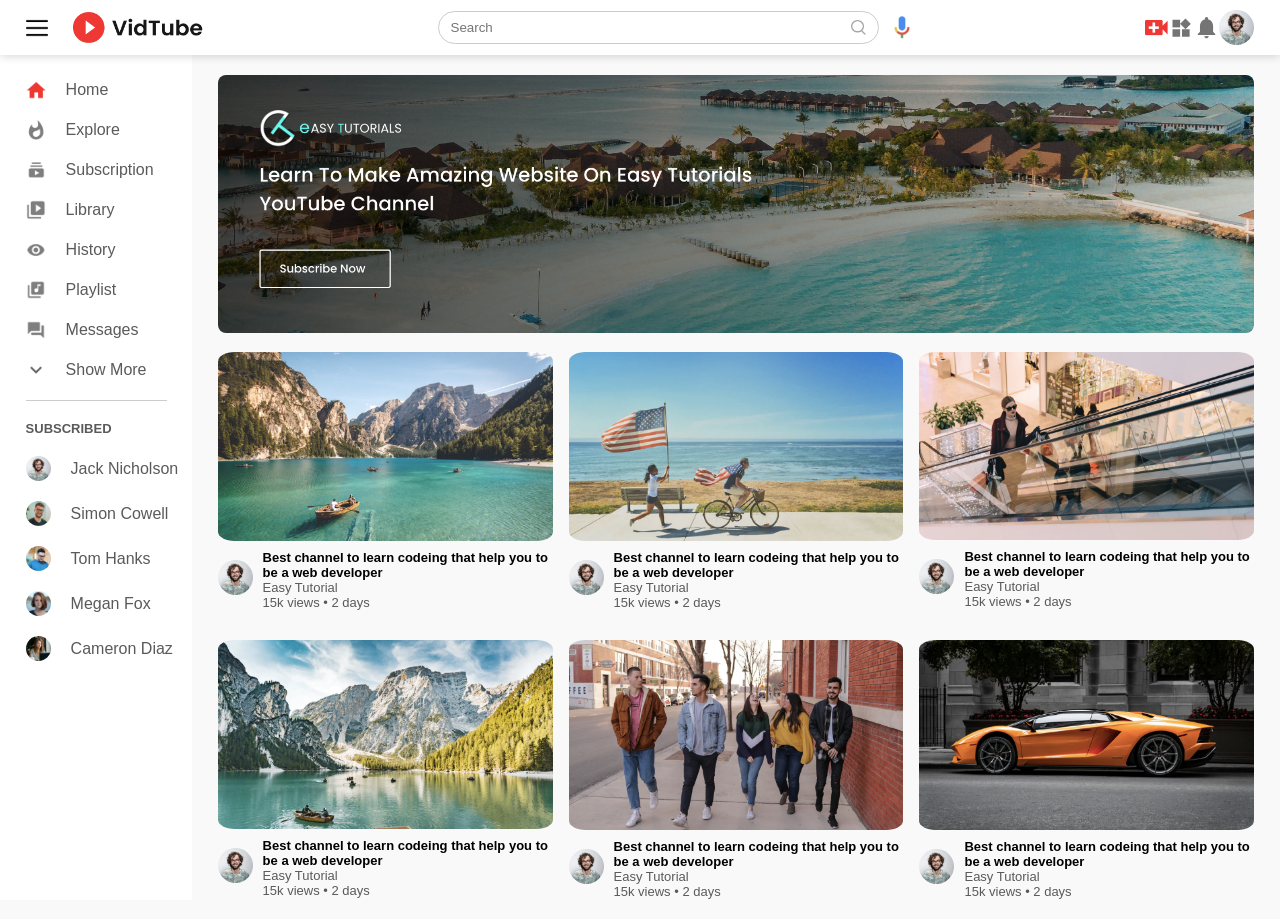
<file: index.html>
<!DOCTYPE html>
<html lang="en">
<head>

    <meta charset="UTF-8">
    <meta name="viewport" content="width=device-width, initial-scale=1.0">
    <title>YouTube</title>
    <link rel="icon" href="images/logo2.png" type="image/png">
    <link rel="stylesheet" href="style.css">
    
</head>
<body>  
   <nav class="flex-div">
    <div class="nav-left flex-div">
      <img src="images/menu.png" alt="Menu" class="menu-icon">
      <img src="images/logo.png" alt="Logo" class="logo">
    </div>
    <div class="nav-middle flex-div">
      <div class="search-box flex-div">
        <input type="text" placeholder="Search">
        <img src="images/search.png" alt="">  
      </div>
      <img src="images/voice-search.png" alt="Voice Search" class="mic-icon">
    </div>
    <div class="nav-right flex-div">
      <img src="images/upload.png" alt="Upload">
      <img src="images/more.png" alt="More">
      <img src="images/notification.png" alt="Notification">
      <img src="images/Jack.png" alt="Profile" class="user-icon">
    </div>
   </nav>

  <!------------------- sidebar  ------------------->

   <div class="sidebar">
    <div class="shortcut-links">
      <a href="index.html">
        <img src="images/home.png" alt="Home">
        <p>Home</p>
      </a>
      <a href="">
        <img src="images/explore.png" alt="Explore">
        <p>Explore</p>
      </a>

      <a href="">
        <img src="images/subscriprion.png" alt="Subscription">
        <p>Subscription</p>
      </a>

      <a href="">
        <img src="images/library.png" alt="Library">
        <p>Library</p>
      </a>

      <a href="">
        <img src="images/history.png" alt="History">
        <p>History</p>
      </a>

      <a href="">
        <img src="images/playlist.png" alt="Playlist">
        <p>Playlist</p>
      </a>

      <a href="">
        <img src="images/messages.png" alt="Messages">
        <p>Messages</p>
      </a>

      <a href="">
        <img src="images/show-more.png" alt="Show More">
        <p>Show More</p>
      </a>
      <hr>
    </div>
    <div class="subscribed-list">
      <h3>SUBSCRIBED</h3>
       <a href="">
        <img src="images/Jack.png" alt="">
        <p>Jack Nicholson</p>
      </a>
       <a href="">
        <img src="images/simon.png" alt="">
        <p>Simon Cowell</p>
      </a>
       <a href="">
        <img src="images/tom.png" alt="">
        <p>Tom Hanks</p>
      </a>
       <a href="">
        <img src="images/megan.png" alt="">
        <p>Megan Fox</p>
      </a>
       <a href="">
        <img src="images/cameron.png" alt="">
        <p>Cameron Diaz</p>
      </a>
    </div>
   </div>


   <!---------------------- main  -------------------->
<div class="container">
  <div class="banner">
    <img src="images/banner.png" alt="">
  </div>

  <div class="list-container">
    
    <div class="vid-list">
      <a href="play-vedio.html "><img src="images/thumbnail1.png" alt="" class="thumbnail">
      <div class="flex-div"></a>
        <img src="images/Jack.png" alt="">
        <div class="vid-info">
          <a href="play-vedio.html">Best channel to learn codeing that help you to be a web developer</a>
          <p>Easy Tutorial</p>  
          <p>15k views &bull; 2 days</p>
        </div>
      </div>
    </div>


    <div class="vid-list">
      <a href="play-vedio.html"><img src="images/thumbnail2.png" alt="" class="thumbnail">
      <div class="flex-div"></a>
        <img src="images/Jack.png" alt="">
        <div class="vid-info">
          <a href="play-vedio.html">Best channel to learn codeing that help you to be a web developer</a>
          <p>Easy Tutorial</p>
          <p>15k views &bull; 2 days</p>
        </div>
      </div>
    </div>

    <div class="vid-list">
      <a href=""><img src="images/thumbnail3.png" alt="" class="thumbnail">
      <div class="flex-div"></a>
        <img src="images/Jack.png" alt="">
        <div class="vid-info">
          <a href="play-vedio.html">Best channel to learn codeing that help you to be a web developer</a>
          <p>Easy Tutorial</p>
         <p>15k views &bull; 2 days</p>
        </div>
      </div>
    </div>

    <div class="vid-list">
      <a href=""><img src="images/thumbnail4.png" alt="" class="thumbnail">
      <div class="flex-div"></a>
        <img src="images/Jack.png" alt="">
        <div class="vid-info">
          <a href="play-vedio.html">Best channel to learn codeing that help you to be a web developer</a>
          <p>Easy Tutorial</p>
           <p>15k views &bull; 2 days</p>
        </div>
      </div>
    </div>

    <div class="vid-list">
      <a href=""><img src="images/thumbnail5.png" alt="" class="thumbnail">
      <div class="flex-div"></a>
        <img src="images/Jack.png" alt="">
        <div class="vid-info">
          <a href="play-vedio.html">Best channel to learn codeing that help you to be a web developer</a>
          <p>Easy Tutorial</p>
           <p>15k views &bull; 2 days</p>
        </div>
      </div>
    </div>


    <div class="vid-list">
      <a href="play-vedio.html"><img src="images/thumbnail6.png" alt="" class="thumbnail">
      <div class="flex-div"></a>
        <img src="images/Jack.png" alt="">
        <div class="vid-info">
          <a href="play-vedio.html">Best channel to learn codeing that help you to be a web developer</a>
          <p>Easy Tutorial</p>
          <p>15k views &bull; 2 days</p>
        </div>
      </div>
    </div>
  </div>


  

<script src="script.js"></script>
</body>
</html>
</file>
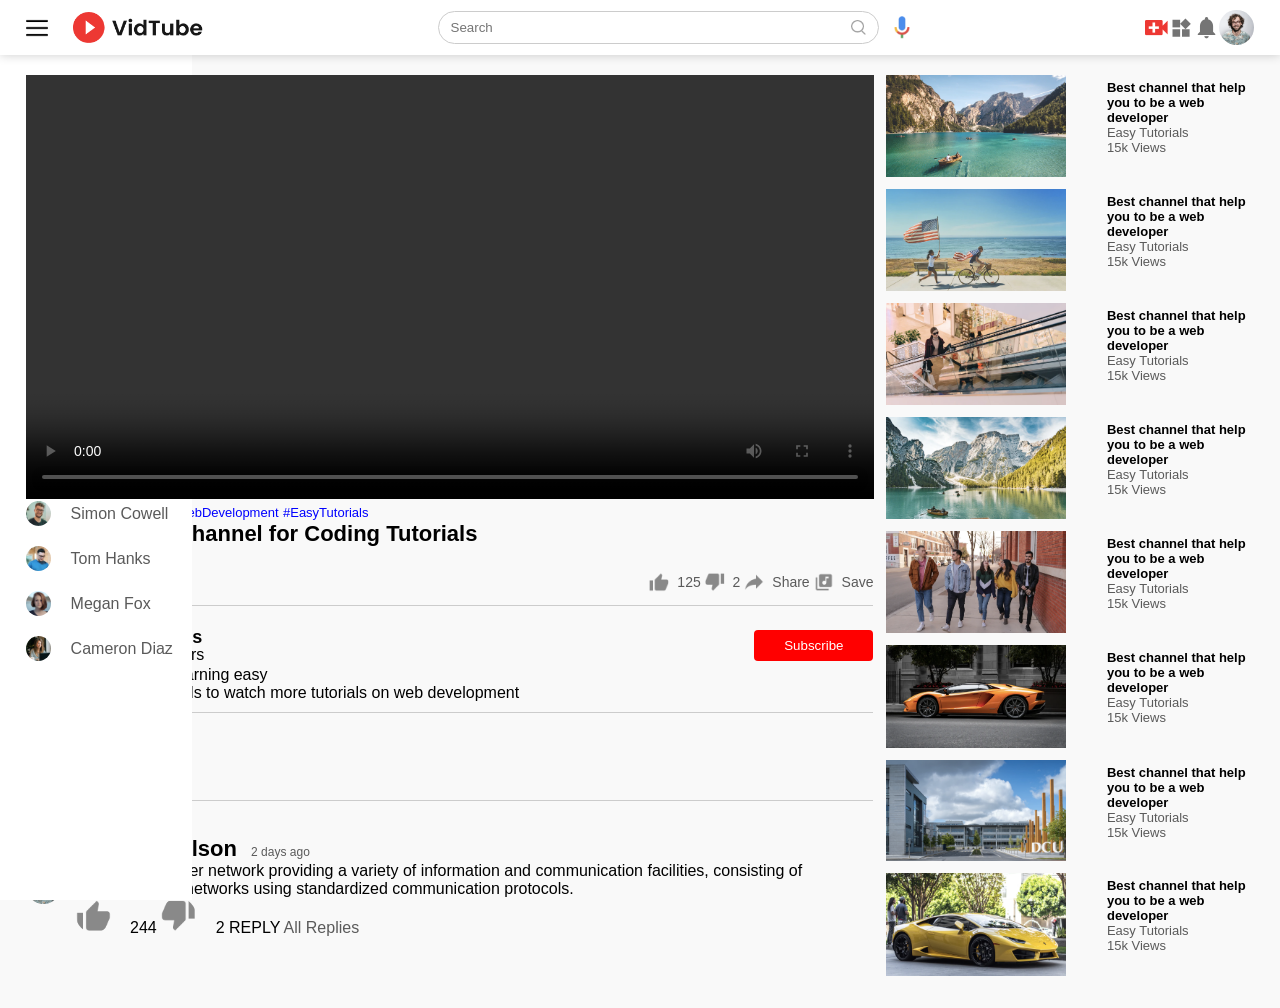
<file: play-vedio.html>
<!DOCTYPE html>
<html lang="en">
<head>
    <meta charset="UTF-8">
    <meta name="viewport" content="width=device-width, initial-scale=1.0">
    <title>You Tube - Easy Tutorial YouTube Channel</title>
    <link rel="icon" href="images/logo2.png " type="image/png">
    <link rel="stylesheet" href="style.css">
</head>
<body>




    <!---------------- nav ------------------->
    <nav class="flex-div">
    <div class="nav-left flex-div">
      <img src="images/menu.png" alt="Menu" class="menu-icon">
      <img src="images/logo.png" alt="Logo" class="logo">
    </div>
    <div class="nav-middle flex-div">
      <div class="search-box flex-div">
        <input type="text" placeholder="Search">
        <img src="images/search.png" alt="">  
      </div>
      <img src="images/voice-search.png" alt="Voice Search" class="mic-icon">
    </div>
    <div class="nav-right flex-div">
      <img src="images/upload.png" alt="Upload">
      <img src="images/more.png" alt="More">
      <img src="images/notification.png" alt="Notification">
      <img src="images/Jack.png" alt="Profile" class="user-icon">
    </div>
   </nav>

    <!---------------------- sidebar  ---------------->
      

   <div class="sidebar">
    <div class="shortcut-links">
      <a href="index.html">
        <img src="images/home.png" alt="Home">
        <p>Home</p>
      </a>
      <a href="">
        <img src="images/explore.png" alt="Explore">
        <p>Explore</p>
      </a>

      <a href="">
        <img src="images/subscriprion.png" alt="Subscription">
        <p>Subscription</p>
      </a>

      <a href="">
        <img src="images/library.png" alt="Library">
        <p>Library</p>
      </a>

      <a href="">
        <img src="images/history.png" alt="History">
        <p>History</p>
      </a>

      <a href="">
        <img src="images/playlist.png" alt="Playlist">
        <p>Playlist</p>
      </a>

      <a href="">
        <img src="images/messages.png" alt="Messages">
        <p>Messages</p>
      </a>

      <a href="">
        <img src="images/show-more.png" alt="Show More">
        <p>Show More</p>
      </a>
      <hr>
    </div>
    <div class="subscribed-list">
      <h3>SUBSCRIBED</h3>
       <a href="">
        <img src="images/Jack.png" alt="">
        <p>Jack Nicholson</p>
      </a>
       <a href="">
        <img src="images/simon.png" alt="">
        <p>Simon Cowell</p>
      </a>
       <a href="">
        <img src="images/tom.png" alt="">
        <p>Tom Hanks</p>
      </a>
       <a href="">
        <img src="images/megan.png" alt="">
        <p>Megan Fox</p>
      </a>
       <a href="">
        <img src="images/cameron.png" alt="">
        <p>Cameron Diaz</p>
      </a>
    </div>
   </div>

    <!-------------------------- main ---------------->
   <div class="container play-container">
    <div class="row">
        <div class="play-video">
            <video controls autoplay>
                <source src="images/video.mp4" type="video/mp4">
            </video>

            <div class="tags">
                <a href="">#Coding</a>
                <a href="">#Programming</a>
                <a href="">#WebDevelopment</a>
                <a href="">#EasyTutorials</a>
            </div>

            <h3>Best YouTube Channel for Coding Tutorials</h3>

            <div class="play-video-info">
                <p>1225 Views &bull; 2 days ago</p>

                <div>
                    <a href=""><img src="images/like.png" alt="">125</a>
                    <a href=""><img src="images/dislike.png" alt="">2</a>
                    <a href=""><img src="images/share.png" alt="">Share</a>
                    <a href=""><img src="images/save.png" alt="">Save</a>
                </div>
            </div>

            <hr>
            <div class="publisher">
                <img src="images/Jack.png" alt="publisher">
                <div>
                    <p>Easy Tutorials</p>
                    <span>500k Subscribers</span>
                </div>
                <button type="button">Subscribe</button>
            </div>

            <div>
                <p>Channel that makes learning easy</p>
                <p>Subscribe Easy Tutorials to watch more tutorials on web development</p>
                <hr>
                <h4>134 Comments</h4>

                <div class="add-comment">
                    <img src="images/Jack.png" alt="">
                    <input type="text" placeholder="Erite commits...">
                </div>

                <div class="old-comment">
                    <img src="images/Jack.png">
                    <div>
                        <h3>Jack Nicholson <span>2 days ago</span></h3>
                        <p>A global computer network providing a variety of information and communication facilities, consisting of interconnected networks using standardized communication protocols.</p>

                        <div class="accomment-action">
                            <img src="images/like.png" >
                            <span>244</span>
                            <img src="images/dislike.png" alt="dislike">
                            <span>2</span>
                            <span>REPLY</span>
                            <a href="">All Replies</a>
                        </div>
                    </div>
                </div>
            </div>
        </div>
        <div class="right-sidebar">

           <div class="side-video-list">
            <a href="" class="small-thumbnail"><img src="images/thumbnail1.png" alt="Video Thumbnail"></a>
            
                <div class="vid-info">
                    <a href="">Best channel that help you to be a web developer</a>
                    <p>Easy Tutorials</p>
                    <p>15k Views</p>
                </div>
            </div>

             <div class="side-video-list">
            <a href="" class="small-thumbnail"><img src="images/thumbnail2.png" alt="Video Thumbnail"></a>
            
                <div class="vid-info">
                    <a href="">Best channel that help you to be a web developer</a>
                    <p>Easy Tutorials</p>
                    <p>15k Views</p>
                </div>
            </div>

             <div class="side-video-list">
            <a href="" class="small-thumbnail"><img src="images/thumbnail3.png" alt="Video Thumbnail"></a>
            
                <div class="vid-info">
                    <a href="">Best channel that help you to be a web developer</a>
                    <p>Easy Tutorials</p>
                    <p>15k Views</p>
                </div>
            </div>

             <div class="side-video-list">
            <a href="" class="small-thumbnail"><img src="images/thumbnail4.png" alt="Video Thumbnail"></a>
            
                <div class="vid-info">
                    <a href="">Best channel that help you to be a web developer</a>
                    <p>Easy Tutorials</p>
                    <p>15k Views</p>
                </div>
            </div>

             <div class="side-video-list">
            <a href="" class="small-thumbnail"><img src="images/thumbnail5.png" alt="Video Thumbnail"></a>
            
                <div class="vid-info">
                    <a href="">Best channel that help you to be a web developer</a>
                    <p>Easy Tutorials</p>
                    <p>15k Views</p>
                </div>
            </div>

             <div class="side-video-list">
            <a href="" class="small-thumbnail"><img src="images/thumbnail6.png" alt="Video Thumbnail"></a>
            
                <div class="vid-info">
                    <a href="">Best channel that help you to be a web developer</a>
                    <p>Easy Tutorials</p>
                    <p>15k Views</p>
                </div>
            </div>

             <div class="side-video-list">
            <a href="" class="small-thumbnail"><img src="images/thumbnail7.png" alt="Video Thumbnail"></a>
            
                <div class="vid-info">
                    <a href="">Best channel that help you to be a web developer</a>
                    <p>Easy Tutorials</p>
                    <p>15k Views</p>
                </div>
            </div>

             <div class="side-video-list">
            <a href="" class="small-thumbnail"><img src="images/thumbnail8.png" alt="Video Thumbnail"></a>
            
                <div class="vid-info">
                    <a href="">Best channel that help you to be a web developer</a>
                    <p>Easy Tutorials</p>
                    <p>15k Views</p>
                </div>
            </div>
        </div>
    </div>
   </div>

   <script src="script.js"></script>
</body>
</html>
</file>
<file: style.css>
*{
    margin: 0;
    padding: 0;
    box-sizing: border-box;
    font-family: 'popins', sans-serif;
    text-decoration: none;
}
a{
    text-emphasis: none;
    color: #5a5a5a;
}
img{
    cursor: pointer;
}
.flex-div{
    align-items: center;
    display: flex;
}
nav{
    background-color: #fff;
    padding: 10px 2%;
    justify-content: space-between;
    box-shadow: 0 0 10px rgba(0, 0, 0, 0.2);
    position: sticky;
    top: 0;
    z-index: 10;
}

.nav-right img{
    width: 25px;
    margin-right: 25x;
}

.nav-right .user-icon{
    width: 35px;
    border-radius: 50%;
    margin-right: 0;
}

.nav-left .menu-icon{
    width:22px;
    margin-right: 25px;
}
.nav-left .logo{
    width: 130px;
}

.nav-middle .mic-icon{
    width: 16px;    
}

.nav-middle .search-box{
  border: 1px solid #ccc;
  margin-right: 15px;
  padding: 8px 12px;
  border-radius: 25px ;
}

.nav-middle .search-box input{
    width:400px;
    border: 0;
    outline: 0;
    background: transparent;
}

.nav-middle .search-box img{
    width: 15px;
}




/*------------------------ sidebar --------------------*/
.sidebar{
    background-color: #fff;
    width: 15%;
    height: 100vh;
    position: fixed;
    top: 0;
    left: 0;
    padding-left: 2%;
    padding-top: 80px;
    
}
.shortcut-links a img{
    width: 20px;
    margin-right: 20px;
}

.shortcut-links a {
    display: flex;
    align-items: center;
    margin-bottom: 20px;
    width: fit-content;
    flex-wrap: wrap;
}
.sidebar hr{
    border: 0;
    height: 1px;
    background: #ccc;
    width: 85%;

}

.subscribed-list h3{
    font-size: 13px;
    margin: 20px 0;
    color: #5a5a5a;

}

.subscribed-list a{
    display: flex;
    align-items: center;
    margin-bottom: 20px;
    width: fit-content;
    flex-direction: wrap;

}
.subscribed-list a img{
    width: 25px;
    border-radius: 50%;
    margin-right: 20px;
}

.small-sidebar{
    width: 5%;
}

.small-sidebar a p{
    display: none;
}

.small-sidebar h3{
    display: none;
}


/*------------------- main -----------------*/

.container{
    background-color: #f9f9f9;
    padding-left: 17%;
    padding-right: 2%;
    padding-bottom: 20px ;
    padding-top: 20px;
}

.large-container{
    padding-left: 7%;
    padding-right: 2%;
}

.banner{
    width: 100%;
}

.banner img{
    width: 100%;
    border-radius: 8px;
}
.list-container{
    display: grid;
    grid-template-columns:repeat(auto-fit, minmax(250px, 1fr));     
    grid-column-gap: 16px;
    grid-row-gap: 30px;
    margin-top: 15px;
}   
.vid-list .thumbnail{
    width: 100%;
    border-radius: 5%;

}

.vid-list .flex-div img{
    width: 35px;
    margin-right: 10px;
    border-radius: 50%;
}

.vid-info{
    color: #5a5a5a;
    font-size: 13px;
    
}

.vid-info a{
    color: #000;
    font-weight: 600;
    display: block;
    margin-top: 5px;

}

@media  (max-width: 768px){
    .menu-icon{
        display: none;
    }
    .sidebar{
        display: none;
    }
    .container, .large-container{
        padding-left: 5%;
        padding-right: 5%;
    }
    .nav-right img{
        display: none;
    }
    .nav-right .user-icon{
        display: block;
        width: 30px;
    }
    .nav-middle .search-box input{
        width: 150px;
    }
    .nav-middle .mic-icon{
        display: none;
    }
    .logo{
        width: 90px;
    }
}



/* ------------------play vedio page -------------------------*/
.play-container{
    padding-left: 2%;

}

.row{
    display: flex;
    justify-content: space-between;
    flex-wrap: wrap;

}

.play-video{
    flex-basis: 69%;
}

.right-sidebar{
    flex-basis: 30%;
}

/* make video responsive */
.play-video video{
    width: 100%;

}
.side-video-list{
    display: flex;
    justify-content: space-between;
    margin-bottom:8px ;
}
.side-video-list img{
    width: 100%;
}

.side-video-list .small-thumbnail{
    flex-basis: 49%;
}

.side-video-list .vid-info{
    flex-basis: 40%;
}

.play-video .tags a{
    color: #0000ff;
    font-size: 13px;
}

.play-video h3{
    font-weight: 600;
    font-size: 22px;
}

.play-video .play-video-info{
    display: flex;
    align-items: center;
    justify-content: space-between;
    margin-top: 10px;
    flex-wrap: wrap;
    font-size: 14px;
    color: #5a5a5a;
}
.play-video .play-video-info a img{
    width: 20px;
    margin-right: 8px;
}

.play-video .play-video-info a{
    display: inline-flex;
    align-items: center;
    margin-top: 15px;
}

.play-video hr{
    border: 0;
    height: 1px;
    background: #ccc;
    margin: 10px 0;
}

.publisher{
    display: flex;
    align-items: center;
    margin-top: 20px;
}
.publisher div{
    flex: 1;
    line-height: 18px;
}

.publisher img{
    width: 40px;
    border-radius: 50%;
    margin-right: 15px;
}

.publisher div p{
    color: #000;
    font-weight: 600;
    font-size: 18px;
}

.publisher var span{
    font-size: 13px;
    color: #5a5a5a;
}

.publisher button{
    background: red;
    color: #fff;
    border: 0;
    outline: 0;
    padding: 8px 30px;
    border-radius: 4px;
}

.ved-description{
    font-size: 14px;
   margin-bottom: 5px;
   color: #5a5a5a;
}

.ved-description h4{
    font-size: 14px;
    color: #5a5a5a;
    margin-top: 15px;
}

.add-comment{
    display: flex;
    align-items: center;
    margin: 30px 0;
}

.add-comment img{
    width: 35px;
    border-radius: 50%;
    margin-right: 15px;
}

.add-comment input{
    border: 0;
    outline: 0;
    border-bottom: 1px solid #ccc;
    width: 100%;
    padding-top: 10px;
    background: transparent;
}

.old-comment{
    display: flex;
    align-items: center;
    margin: 20px 0;
}

.old-comment img{
    width: 35px;
    border-radius: 50%;
    margin-right: 15px;
}

.old-comment h3 span{
    font-size: 12px;
    color: #5a5a5a;
    font-weight: 500;
    margin-left: 8px;
}
.old-comment .acomment-action{
    display: flex;
    align-items: center;
    margin:8px 0;
    font-size: 14px;
}

.old-comment .acomment-action img{
    border-radius: 0;
    width: 20px;
    margin-right: 5px;
}

.old-comment .acomment-action span{
    margin-right: 20px;
    color: #5a5a5a;
}

.old-comment .acomment-action a{
    color: #0000ff;
}

@media (max-width: 768px){
    .play-container{
        padding-left: 5%;
        padding-right: 5%;
    }
    .play-video{
        flex-basis: 100%;
    }
    .right-sidebar{
        flex-basis: 100%;
       
    }
    .play-container{
        padding-left: 5%;
    }
    .vid-description{
        padding-left: 0;
    }
    .play-video .play-video-info a{
        margin-left: 0;
        margin-right: 15px;
        margin-top: 15px;
    }
}
</file>
